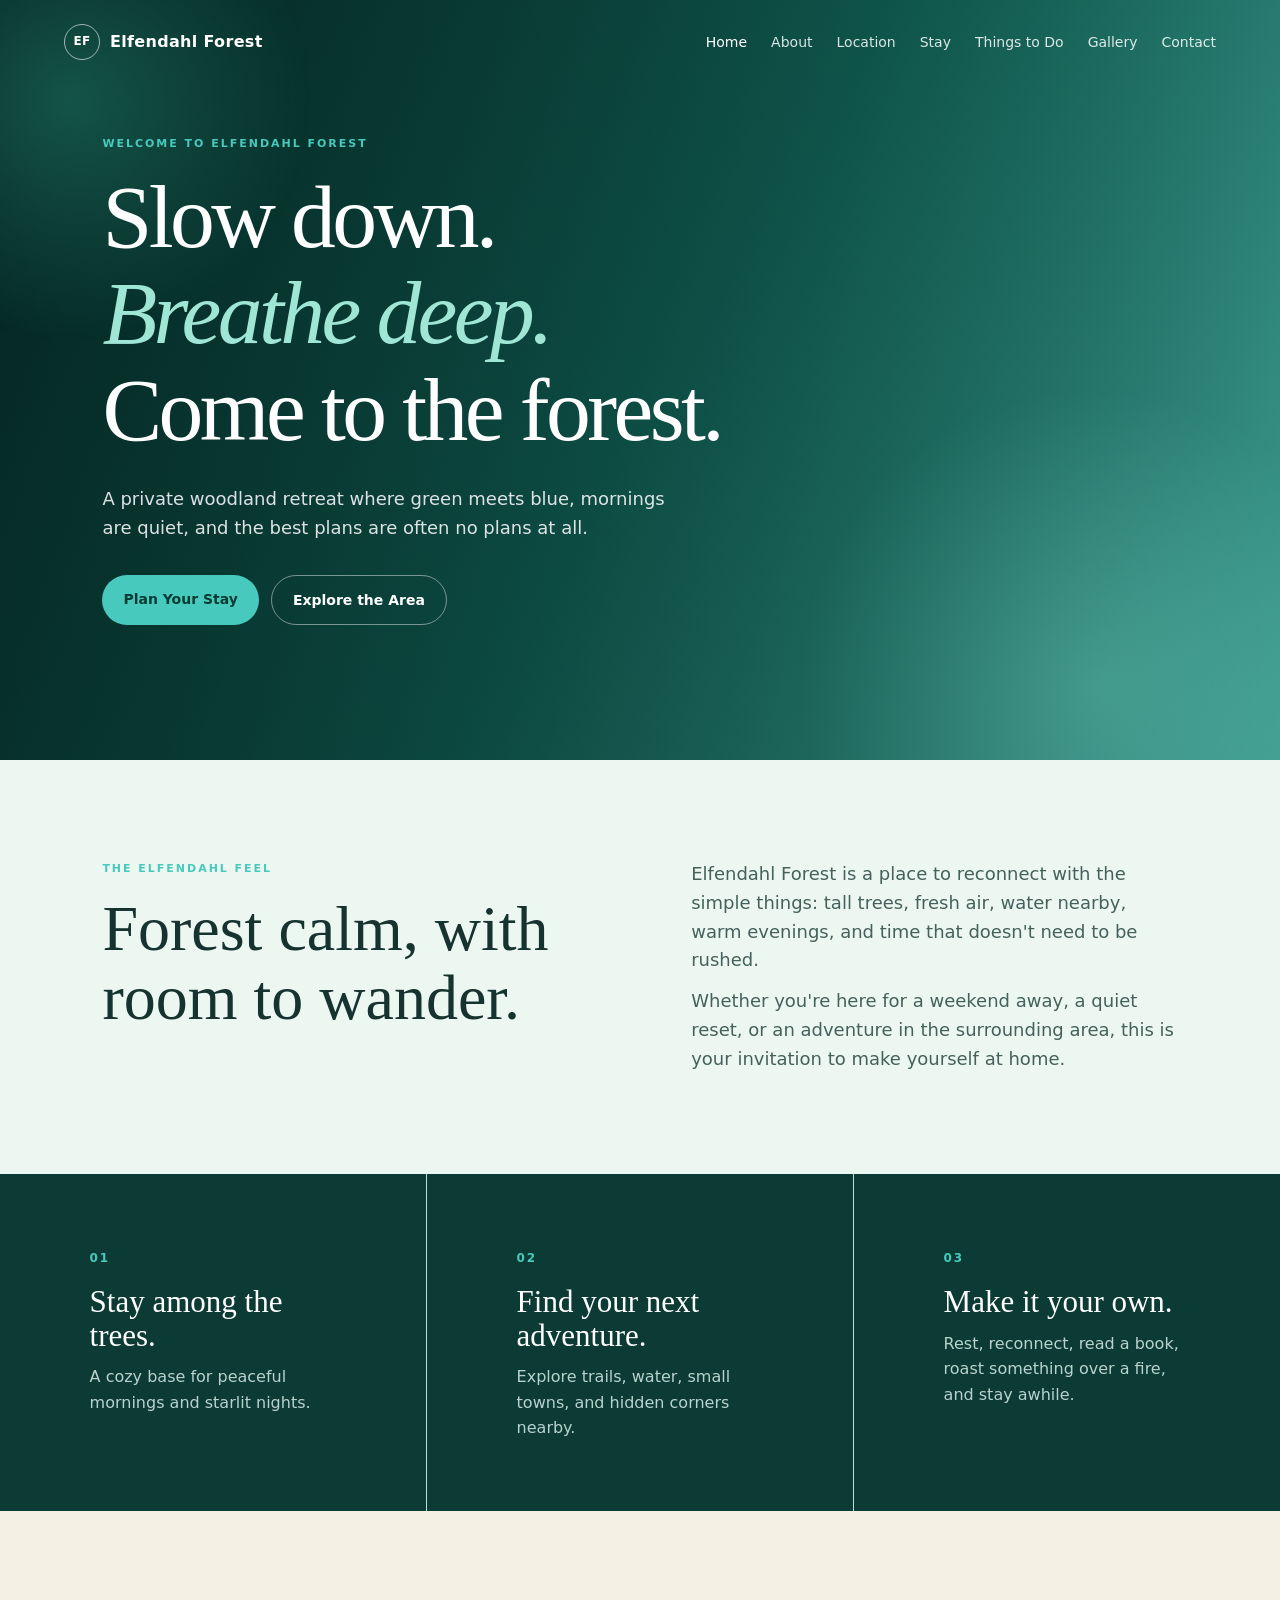
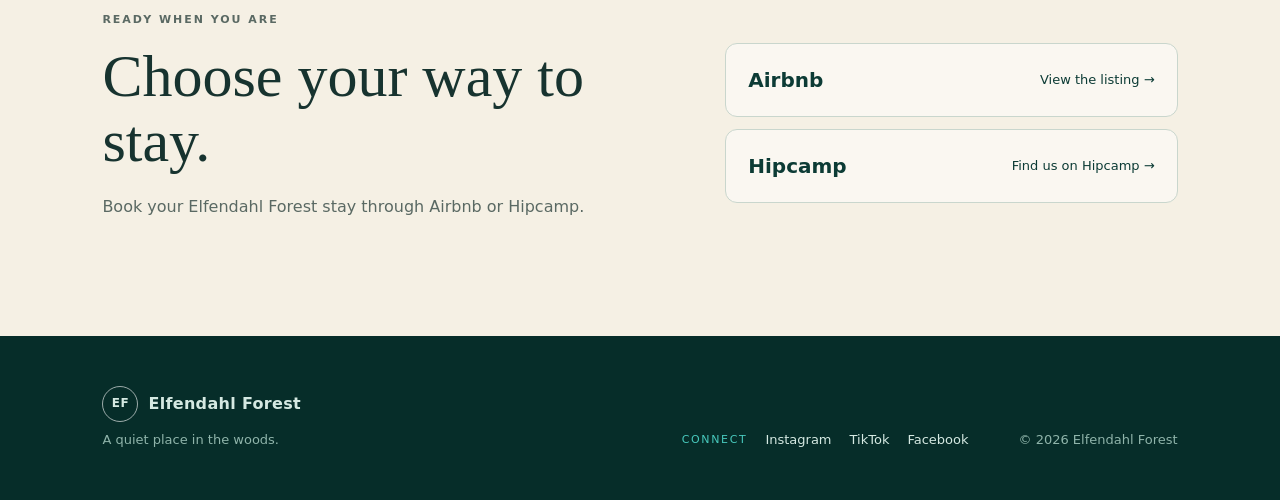
<file: index.html>
<!doctype html>
<html lang="en">
<head>
  <meta charset="utf-8">
  <meta name="viewport" content="width=device-width, initial-scale=1">
  <title>Elfendahl Forest | A Quiet Place in the Woods</title>
  <meta name="description" content="A peaceful forest getaway surrounded by trees, water, and the beauty of the Pacific Northwest.">
  <link rel="stylesheet" href="styles.css">
</head>
<body>
  <header class="site-header">
    <a class="brand" href="index.html"><span class="brand-mark">EF</span><span>Elfendahl Forest</span></a>
    <nav class="nav" aria-label="Main navigation">
      <a class="active" href="index.html">Home</a><a href="about.html">About</a><a href="location.html">Location</a><a href="stay.html">Stay</a><a href="things-to-do.html">Things to Do</a><a href="gallery.html">Gallery</a><a href="contact.html">Contact</a>
    </nav>
  </header>

  <main>
    <section class="hero hero-home">
      <div class="hero-overlay"></div>
      <div class="hero-content">
        <p class="eyebrow">WELCOME TO ELFENDAHL FOREST</p>
        <h1>Slow down.<br><em>Breathe deep.</em><br>Come to the forest.</h1>
        <p class="hero-copy">A private woodland retreat where green meets blue, mornings are quiet, and the best plans are often no plans at all.</p>
        <div class="button-row"><a class="button primary" href="stay.html">Plan Your Stay</a><a class="button ghost" href="location.html">Explore the Area</a></div>
      </div>
    </section>

    <section class="intro section">
      <div class="section-heading"><p class="eyebrow">THE ELFENDAHL FEEL</p><h2>Forest calm, with room to wander.</h2></div>
      <div class="intro-grid"><p>Elfendahl Forest is a place to reconnect with the simple things: tall trees, fresh air, water nearby, warm evenings, and time that doesn't need to be rushed.</p><p>Whether you're here for a weekend away, a quiet reset, or an adventure in the surrounding area, this is your invitation to make yourself at home.</p></div>
    </section>

    <section class="feature-band"><div><span class="feature-number">01</span><h3>Stay among the trees.</h3><p>A cozy base for peaceful mornings and starlit nights.</p></div><div><span class="feature-number">02</span><h3>Find your next adventure.</h3><p>Explore trails, water, small towns, and hidden corners nearby.</p></div><div><span class="feature-number">03</span><h3>Make it your own.</h3><p>Rest, reconnect, read a book, roast something over a fire, and stay awhile.</p></div></section>

    <section class="booking section"><div class="booking-card"><div><p class="eyebrow">READY WHEN YOU ARE</p><h2>Choose your way to stay.</h2><p>Book your Elfendahl Forest stay through Airbnb or Hipcamp.</p></div><div class="booking-links"><a href="https://www.airbnb.com/rooms/1641516033585098492" class="link-card" target="_blank" rel="noopener noreferrer"><strong>Airbnb</strong><span>View the listing →</span></a><a href="https://www.hipcamp.com/en-US/land/washington-elfendahl-forest-j29h5ojm" class="link-card" target="_blank" rel="noopener noreferrer"><strong>Hipcamp</strong><span>Find us on Hipcamp →</span></a></div></div></section>
  </main>

  <footer class="site-footer"><div><a class="brand" href="index.html"><span class="brand-mark">EF</span><span>Elfendahl Forest</span></a><p>A quiet place in the woods.</p></div><div class="socials"><span>Connect</span><a href="https://www.instagram.com/buccellicook?stkn=MTJuZWNlMmw2eWkzZw%3D%3D&utm_source=qr" target="_blank" rel="noopener noreferrer">Instagram</a><a href="https://www.tiktok.com/@elfendahlforest_pnw?_r=1&_t=ZP-99d5jlfB6C7" target="_blank" rel="noopener noreferrer">TikTok</a><a href="https://www.facebook.com/profile.php?id=100070444536271" target="_blank" rel="noopener noreferrer">Facebook</a></div><p class="copyright">© 2026 Elfendahl Forest</p></footer>
</body>
</html>
</file>
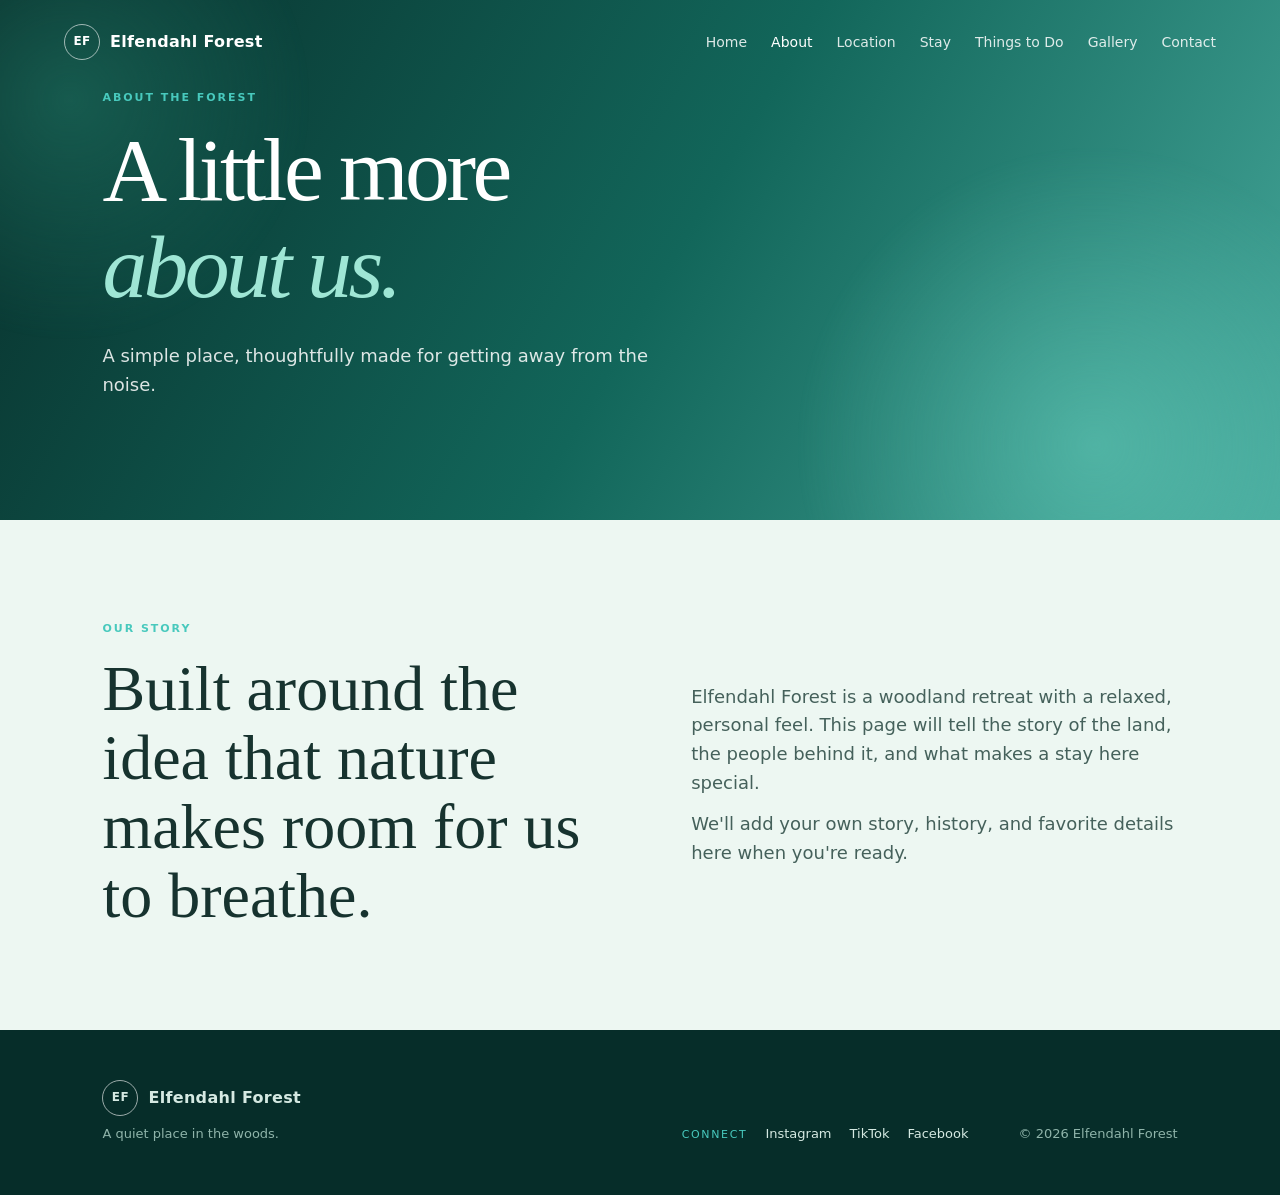
<file: about.html>
<!doctype html><html lang="en"><head><meta charset="utf-8"><meta name="viewport" content="width=device-width,initial-scale=1"><title>About | Elfendahl Forest</title><link rel="stylesheet" href="styles.css"></head><body><header class="site-header"><a class="brand" href="index.html"><span class="brand-mark">EF</span><span>Elfendahl Forest</span></a><nav class="nav"><a href="index.html">Home</a><a class="active" href="about.html">About</a><a href="location.html">Location</a><a href="stay.html">Stay</a><a href="things-to-do.html">Things to Do</a><a href="gallery.html">Gallery</a><a href="contact.html">Contact</a></nav></header><main><section class="hero" style="min-height:520px"><div class="hero-content"><p class="eyebrow">ABOUT THE FOREST</p><h1>A little more<br><em>about us.</em></h1><p class="hero-copy">A simple place, thoughtfully made for getting away from the noise.</p></div></section><section class="section intro"><div class="section-heading"><p class="eyebrow">OUR STORY</p><h2>Built around the idea that nature makes room for us to breathe.</h2></div><div class="intro-grid"><p>Elfendahl Forest is a woodland retreat with a relaxed, personal feel. This page will tell the story of the land, the people behind it, and what makes a stay here special.</p><p>We'll add your own story, history, and favorite details here when you're ready.</p></div></section></main><footer class="site-footer"><div><a class="brand" href="index.html"><span class="brand-mark">EF</span><span>Elfendahl Forest</span></a><p>A quiet place in the woods.</p></div><div class="socials"><span>Connect</span><a href="#">Instagram</a><a href="#">TikTok</a><a href="#">Facebook</a></div><p class="copyright">© 2026 Elfendahl Forest</p></footer></body></html>
</file>
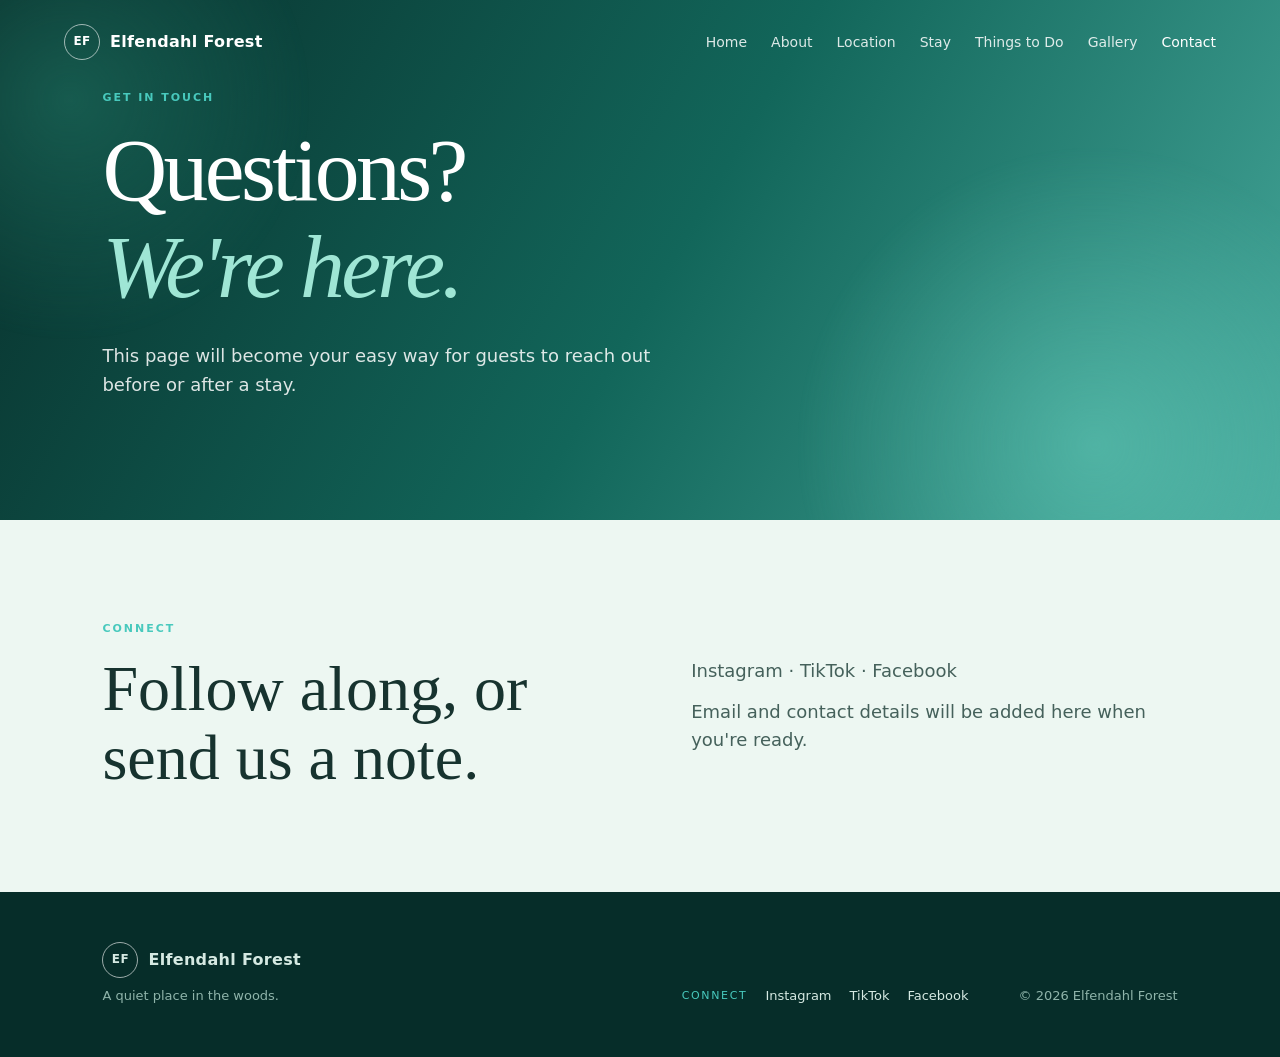
<file: contact.html>
<!doctype html><html lang="en"><head><meta charset="utf-8"><meta name="viewport" content="width=device-width,initial-scale=1"><title>Contact | Elfendahl Forest</title><link rel="stylesheet" href="styles.css"></head><body><header class="site-header"><a class="brand" href="index.html"><span class="brand-mark">EF</span><span>Elfendahl Forest</span></a><nav class="nav"><a href="index.html">Home</a><a href="about.html">About</a><a href="location.html">Location</a><a href="stay.html">Stay</a><a href="things-to-do.html">Things to Do</a><a href="gallery.html">Gallery</a><a class="active" href="contact.html">Contact</a></nav></header><main><section class="hero" style="min-height:520px"><div class="hero-content"><p class="eyebrow">GET IN TOUCH</p><h1>Questions?<br><em>We're here.</em></h1><p class="hero-copy">This page will become your easy way for guests to reach out before or after a stay.</p></div></section><section class="section intro"><div class="section-heading"><p class="eyebrow">CONNECT</p><h2>Follow along, or send us a note.</h2></div><div class="intro-grid"><p>Instagram · TikTok · Facebook</p><p>Email and contact details will be added here when you're ready.</p></div></section></main><footer class="site-footer"><div><a class="brand" href="index.html"><span class="brand-mark">EF</span><span>Elfendahl Forest</span></a><p>A quiet place in the woods.</p></div><div class="socials"><span>Connect</span><a href="#">Instagram</a><a href="#">TikTok</a><a href="#">Facebook</a></div><p class="copyright">© 2026 Elfendahl Forest</p></footer></body></html>
</file>
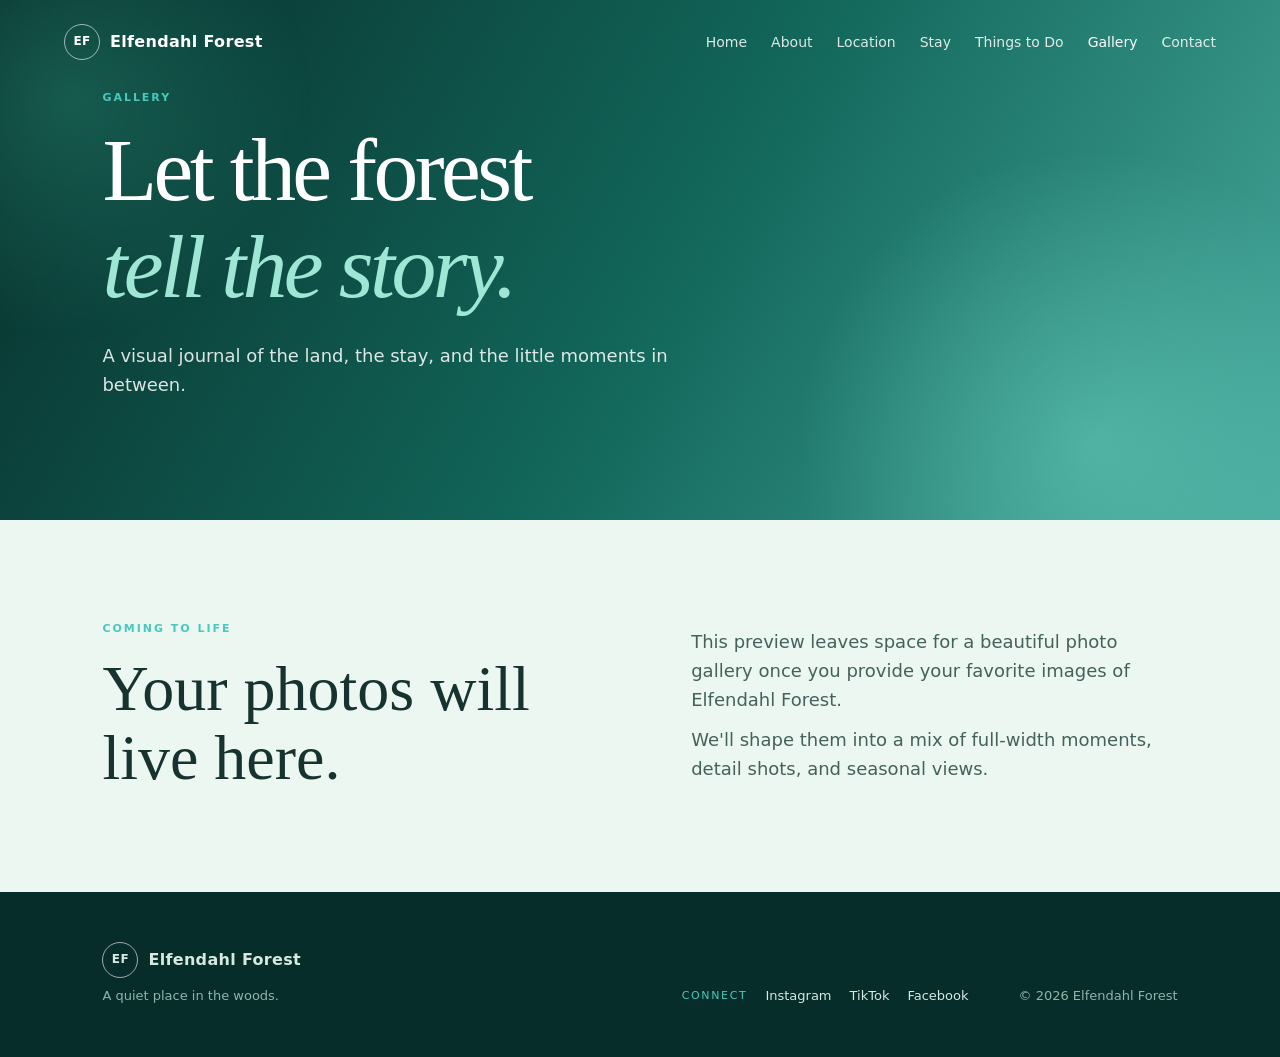
<file: gallery.html>
<!doctype html><html lang="en"><head><meta charset="utf-8"><meta name="viewport" content="width=device-width,initial-scale=1"><title>Gallery | Elfendahl Forest</title><link rel="stylesheet" href="styles.css"></head><body><header class="site-header"><a class="brand" href="index.html"><span class="brand-mark">EF</span><span>Elfendahl Forest</span></a><nav class="nav"><a href="index.html">Home</a><a href="about.html">About</a><a href="location.html">Location</a><a href="stay.html">Stay</a><a href="things-to-do.html">Things to Do</a><a class="active" href="gallery.html">Gallery</a><a href="contact.html">Contact</a></nav></header><main><section class="hero" style="min-height:520px"><div class="hero-content"><p class="eyebrow">GALLERY</p><h1>Let the forest<br><em>tell the story.</em></h1><p class="hero-copy">A visual journal of the land, the stay, and the little moments in between.</p></div></section><section class="section intro"><div class="section-heading"><p class="eyebrow">COMING TO LIFE</p><h2>Your photos will live here.</h2></div><div class="intro-grid"><p>This preview leaves space for a beautiful photo gallery once you provide your favorite images of Elfendahl Forest.</p><p>We'll shape them into a mix of full-width moments, detail shots, and seasonal views.</p></div></section></main><footer class="site-footer"><div><a class="brand" href="index.html"><span class="brand-mark">EF</span><span>Elfendahl Forest</span></a><p>A quiet place in the woods.</p></div><div class="socials"><span>Connect</span><a href="#">Instagram</a><a href="#">TikTok</a><a href="#">Facebook</a></div><p class="copyright">© 2026 Elfendahl Forest</p></footer></body></html>
</file>
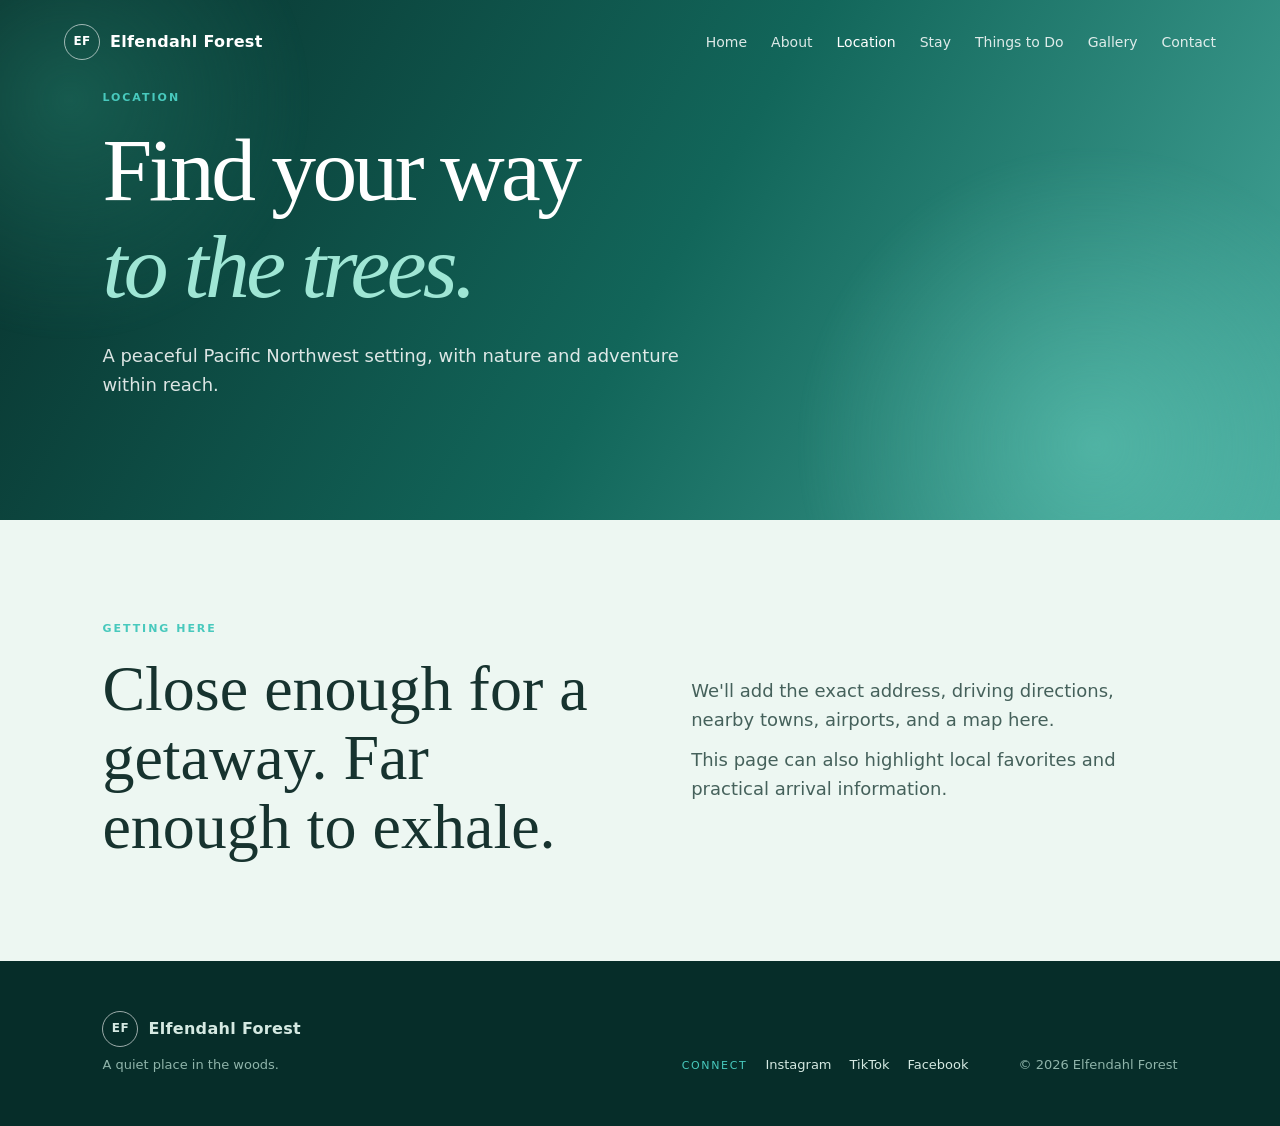
<file: location.html>
<!doctype html><html lang="en"><head><meta charset="utf-8"><meta name="viewport" content="width=device-width,initial-scale=1"><title>Location | Elfendahl Forest</title><link rel="stylesheet" href="styles.css"></head><body><header class="site-header"><a class="brand" href="index.html"><span class="brand-mark">EF</span><span>Elfendahl Forest</span></a><nav class="nav"><a href="index.html">Home</a><a href="about.html">About</a><a class="active" href="location.html">Location</a><a href="stay.html">Stay</a><a href="things-to-do.html">Things to Do</a><a href="gallery.html">Gallery</a><a href="contact.html">Contact</a></nav></header><main><section class="hero" style="min-height:520px"><div class="hero-content"><p class="eyebrow">LOCATION</p><h1>Find your way<br><em>to the trees.</em></h1><p class="hero-copy">A peaceful Pacific Northwest setting, with nature and adventure within reach.</p></div></section><section class="section intro"><div class="section-heading"><p class="eyebrow">GETTING HERE</p><h2>Close enough for a getaway. Far enough to exhale.</h2></div><div class="intro-grid"><p>We'll add the exact address, driving directions, nearby towns, airports, and a map here.</p><p>This page can also highlight local favorites and practical arrival information.</p></div></section></main><footer class="site-footer"><div><a class="brand" href="index.html"><span class="brand-mark">EF</span><span>Elfendahl Forest</span></a><p>A quiet place in the woods.</p></div><div class="socials"><span>Connect</span><a href="#">Instagram</a><a href="#">TikTok</a><a href="#">Facebook</a></div><p class="copyright">© 2026 Elfendahl Forest</p></footer></body></html>
</file>
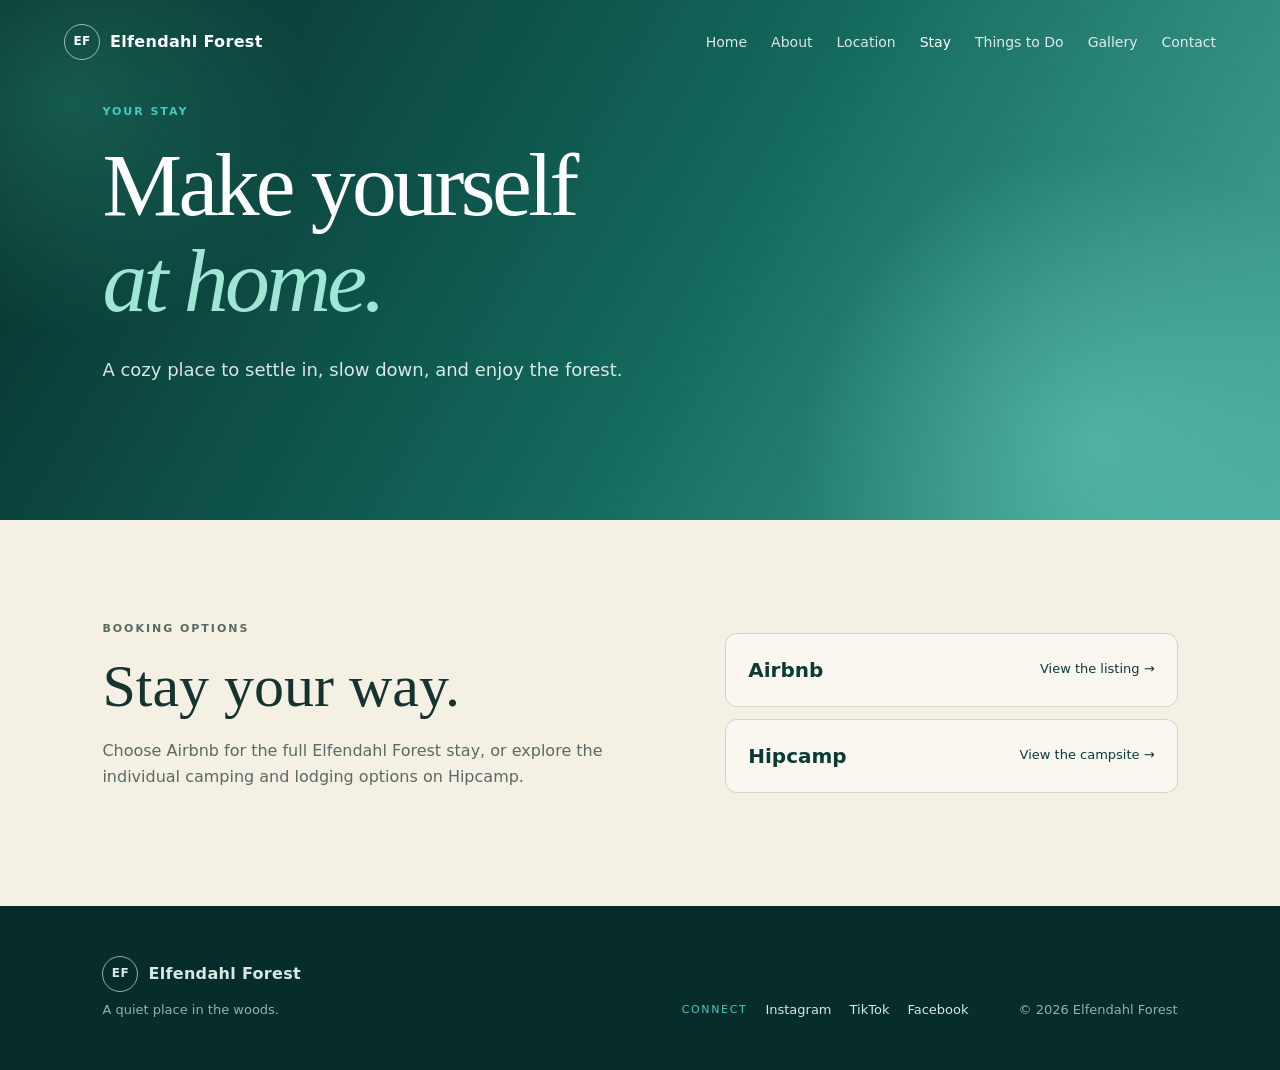
<file: stay.html>
<!doctype html><html lang="en"><head><meta charset="utf-8"><meta name="viewport" content="width=device-width,initial-scale=1"><title>Stay | Elfendahl Forest</title><link rel="stylesheet" href="styles.css"></head><body><header class="site-header"><a class="brand" href="index.html"><span class="brand-mark">EF</span><span>Elfendahl Forest</span></a><nav class="nav"><a href="index.html">Home</a><a href="about.html">About</a><a href="location.html">Location</a><a class="active" href="stay.html">Stay</a><a href="things-to-do.html">Things to Do</a><a href="gallery.html">Gallery</a><a href="contact.html">Contact</a></nav></header><main><section class="hero" style="min-height:520px"><div class="hero-content"><p class="eyebrow">YOUR STAY</p><h1>Make yourself<br><em>at home.</em></h1><p class="hero-copy">A cozy place to settle in, slow down, and enjoy the forest.</p></div></section><section class="section booking"><div class="booking-card"><div><p class="eyebrow">BOOKING OPTIONS</p><h2>Stay your way.</h2><p>Choose Airbnb for the full Elfendahl Forest stay, or explore the individual camping and lodging options on Hipcamp.</p></div><div class="booking-links"><a href="https://www.airbnb.com/rooms/1641516033585098492" class="link-card" target="_blank" rel="noopener noreferrer"><strong>Airbnb</strong><span>View the listing →</span></a><a href="https://www.hipcamp.com/en-US/land/washington-elfendahl-forest-j29h5ojm" class="link-card" target="_blank" rel="noopener noreferrer"><strong>Hipcamp</strong><span>View the campsite →</span></a></div></div></section></main><footer class="site-footer"><div><a class="brand" href="index.html"><span class="brand-mark">EF</span><span>Elfendahl Forest</span></a><p>A quiet place in the woods.</p></div><div class="socials"><span>Connect</span><a href="#">Instagram</a><a href="#">TikTok</a><a href="#">Facebook</a></div><p class="copyright">© 2026 Elfendahl Forest</p></footer></body></html>
</file>
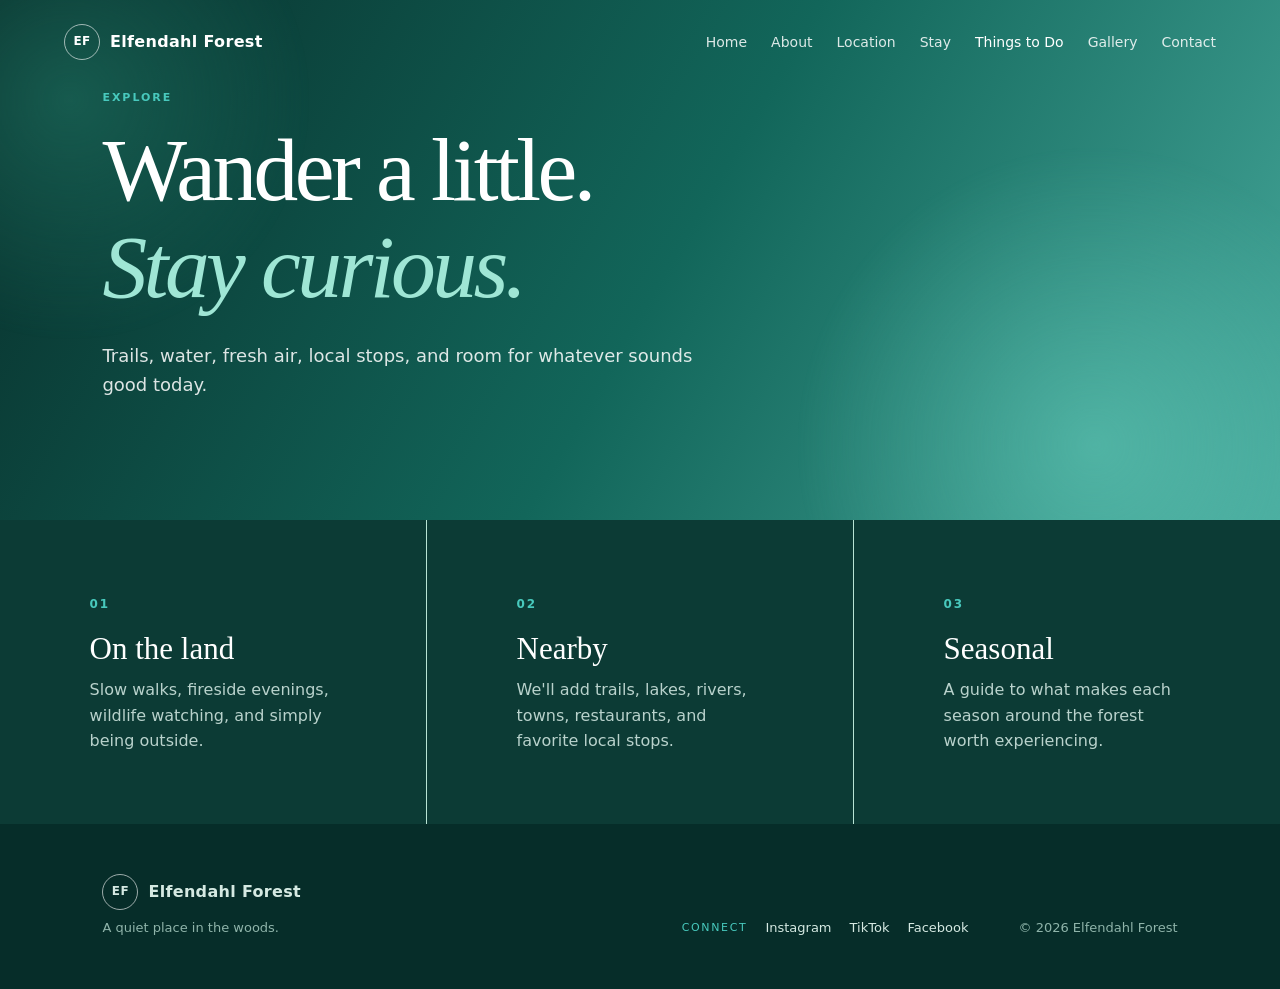
<file: things-to-do.html>
<!doctype html><html lang="en"><head><meta charset="utf-8"><meta name="viewport" content="width=device-width,initial-scale=1"><title>Things to Do | Elfendahl Forest</title><link rel="stylesheet" href="styles.css"></head><body><header class="site-header"><a class="brand" href="index.html"><span class="brand-mark">EF</span><span>Elfendahl Forest</span></a><nav class="nav"><a href="index.html">Home</a><a href="about.html">About</a><a href="location.html">Location</a><a href="stay.html">Stay</a><a class="active" href="things-to-do.html">Things to Do</a><a href="gallery.html">Gallery</a><a href="contact.html">Contact</a></nav></header><main><section class="hero" style="min-height:520px"><div class="hero-content"><p class="eyebrow">EXPLORE</p><h1>Wander a little.<br><em>Stay curious.</em></h1><p class="hero-copy">Trails, water, fresh air, local stops, and room for whatever sounds good today.</p></div></section><section class="feature-band"><div><span class="feature-number">01</span><h3>On the land</h3><p>Slow walks, fireside evenings, wildlife watching, and simply being outside.</p></div><div><span class="feature-number">02</span><h3>Nearby</h3><p>We'll add trails, lakes, rivers, towns, restaurants, and favorite local stops.</p></div><div><span class="feature-number">03</span><h3>Seasonal</h3><p>A guide to what makes each season around the forest worth experiencing.</p></div></section></main><footer class="site-footer"><div><a class="brand" href="index.html"><span class="brand-mark">EF</span><span>Elfendahl Forest</span></a><p>A quiet place in the woods.</p></div><div class="socials"><span>Connect</span><a href="#">Instagram</a><a href="#">TikTok</a><a href="#">Facebook</a></div><p class="copyright">© 2026 Elfendahl Forest</p></footer></body></html>
</file>
<file: styles.css>
:root{--forest:#0c3b35;--pine:#145b50;--aqua:#48c9bd;--mint:#b9e4d5;--mist:#edf7f2;--sand:#f5f0e4;--ink:#17332f;--white:#fff}*{box-sizing:border-box}html{scroll-behavior:smooth}body{margin:0;color:var(--ink);background:var(--mist);font-family:Inter,ui-sans-serif,system-ui,-apple-system,BlinkMacSystemFont,"Segoe UI",sans-serif;line-height:1.6}.site-header{position:absolute;z-index:5;top:0;left:0;right:0;display:flex;align-items:center;justify-content:space-between;padding:24px 5vw;color:#fff}.brand{display:inline-flex;align-items:center;gap:10px;color:inherit;text-decoration:none;font-weight:700;letter-spacing:.02em}.brand-mark{display:grid;place-items:center;width:36px;height:36px;border:1px solid rgba(255,255,255,.6);border-radius:50%;font-size:12px}.nav{display:flex;gap:24px}.nav a{color:#fff;text-decoration:none;font-size:14px;opacity:.85}.nav a:hover,.nav a.active{opacity:1}.hero{min-height:760px;display:flex;align-items:center;position:relative;overflow:hidden;background:linear-gradient(120deg,#082f2b 0%,#12665a 52%,#46a89b 100%)}.hero:before,.hero:after{content:"";position:absolute;border-radius:50%;filter:blur(1px)}.hero:before{width:650px;height:650px;right:-140px;bottom:-250px;background:radial-gradient(circle,rgba(116,222,203,.42),transparent 65%)}.hero:after{width:500px;height:500px;left:-180px;top:-150px;background:radial-gradient(circle,rgba(36,126,107,.5),transparent 68%)}.hero-overlay{position:absolute;inset:0;background:linear-gradient(90deg,rgba(3,31,28,.6),rgba(3,31,28,.1))}.hero-content{position:relative;z-index:1;width:min(720px,90%);margin-left:8vw;color:#fff}.eyebrow{text-transform:uppercase;letter-spacing:.18em;font-size:11px;font-weight:800;margin:0 0 16px;color:var(--aqua)}h1,h2,h3{font-family:Georgia,serif;line-height:1.08;font-weight:500;margin:0}h1{font-size:clamp(52px,7vw,92px);letter-spacing:-.04em}h1 em{color:#9fe6d5;font-style:italic}.hero-copy{max-width:590px;font-size:18px;color:rgba(255,255,255,.86);margin:26px 0 32px}.button-row{display:flex;gap:12px;flex-wrap:wrap}.button{display:inline-block;padding:13px 21px;border-radius:999px;text-decoration:none;font-weight:700;font-size:14px}.button.primary{background:var(--aqua);color:#073b35}.button.ghost{border:1px solid rgba(255,255,255,.45);color:#fff}.section{padding:100px 8vw}.intro{display:grid;grid-template-columns:1fr 1fr;gap:8vw;background:var(--mist)}.section-heading h2{font-size:clamp(38px,5vw,64px);max-width:580px}.intro-grid{display:grid;gap:12px;align-content:center;font-size:18px;color:#45615b}.intro-grid p{margin:0}.feature-band{display:grid;grid-template-columns:repeat(3,1fr);gap:1px;background:var(--mint)}.feature-band>div{padding:70px 7vw;background:var(--forest);color:#fff}.feature-number{color:var(--aqua);font-size:12px;font-weight:800;letter-spacing:.15em}.feature-band h3{font-size:31px;margin:16px 0 12px}.feature-band p{color:#b9d2cc;margin:0}.booking{background:var(--sand)}.booking-card{display:grid;grid-template-columns:1.1fr .9fr;gap:70px;align-items:center;max-width:1100px;margin:auto}.booking-card h2{font-size:clamp(38px,5vw,60px);margin-bottom:20px}.booking-card p{color:#5a6963}.booking-links{display:grid;gap:12px}.link-card{display:flex;justify-content:space-between;align-items:center;padding:20px 22px;border:1px solid #c9d6cd;border-radius:12px;text-decoration:none;color:var(--forest);background:rgba(255,255,255,.5)}.link-card strong{font-size:20px}.link-card span{font-size:13px}.site-footer{display:grid;grid-template-columns:1fr auto auto;align-items:end;gap:50px;padding:50px 8vw;background:#062d29;color:#d5e9e2}.site-footer .brand{margin-bottom:8px}.site-footer p{margin:0;color:#8fb4aa;font-size:13px}.socials{display:flex;gap:18px;align-items:center}.socials span{color:var(--aqua);font-size:11px;text-transform:uppercase;letter-spacing:.15em}.socials a{color:#d5e9e2;text-decoration:none;font-size:13px}.copyright{text-align:right}@media(max-width:800px){.site-header{padding:18px 5vw}.nav{display:none}.hero{min-height:700px}.hero-content{margin-left:6vw}.intro,.booking-card,.feature-band,.site-footer{grid-template-columns:1fr}.section{padding:72px 7vw}.feature-band>div{padding:45px 7vw}.site-footer{gap:24px}.copyright{text-align:left}}
</file>
